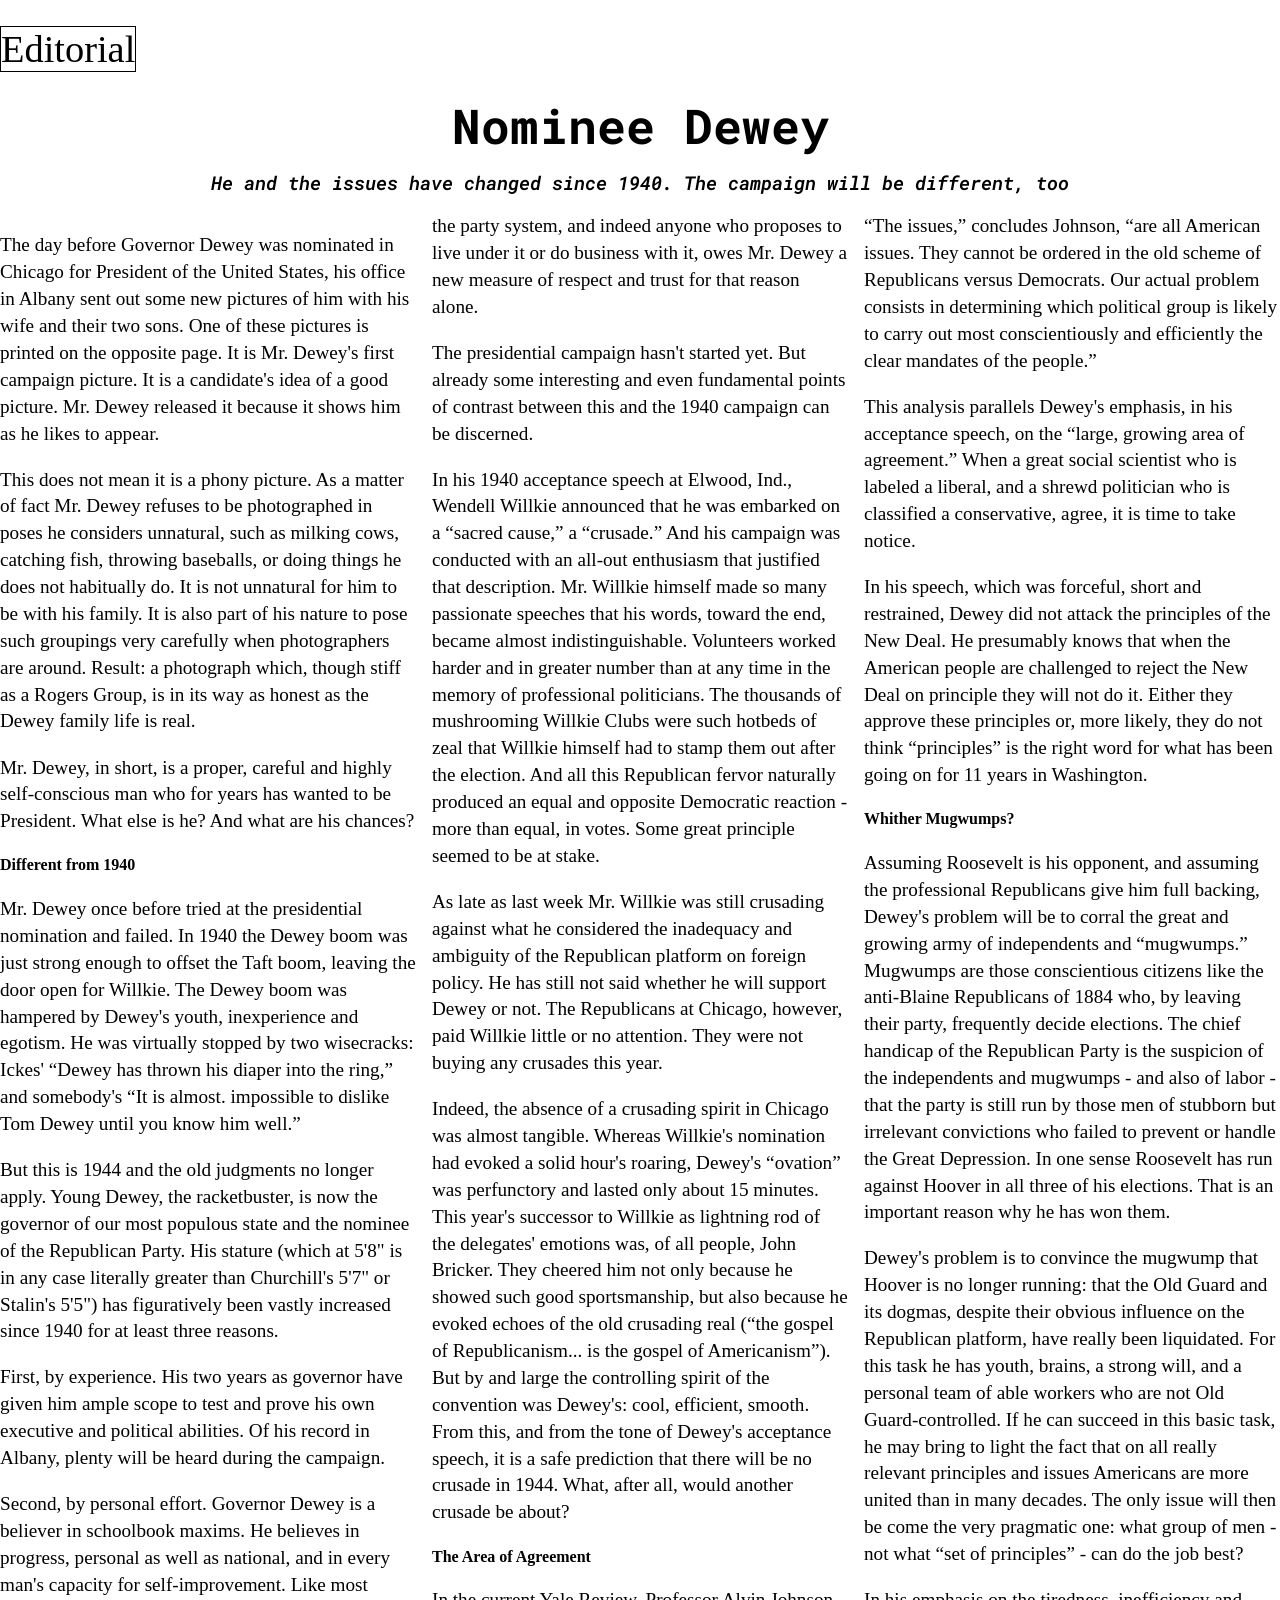
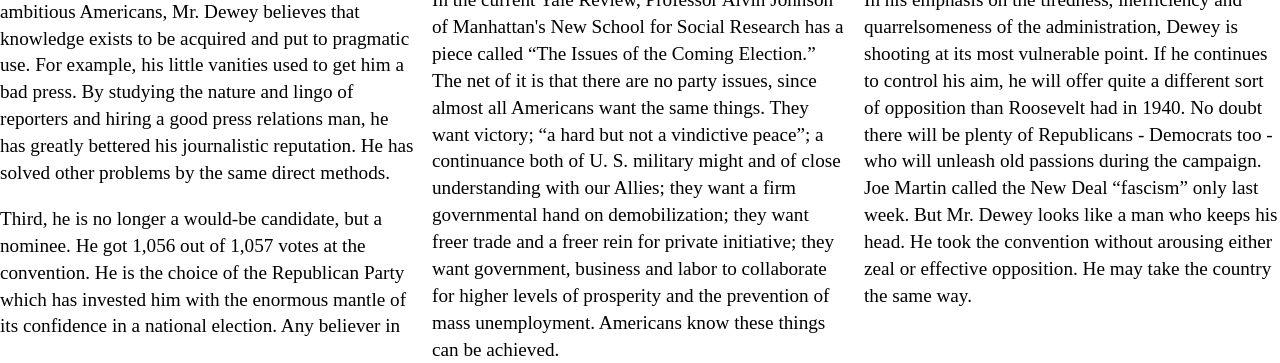
<file: lab-1/index.html>
<!DOCTYPE html>
<html lang="en">
<head>
    <meta charset="UTF-8" />
    <meta name="viewport" content="width=device-width, initial-scale=1.0">
    <title>Lab 1 | COMP1054</title>
    <!-- Normalize CSS -->
    <link rel="stylesheet" href="lab1css/normalize.css">
    <link rel="stylesheet" href="lab1css/main.css">
    <link rel="preconnect" href="https://fonts.googleapis.com">
<link rel="preconnect" href="https://fonts.gstatic.com" crossorigin>
<link href="https://fonts.googleapis.com/css2?family=Edu+SA+Hand:wght@400..700&family=Libre+Baskerville:ital,wght@0,400..700;1,400..700&family=Roboto+Mono:ital,wght@0,100..700;1,100..700&display=swap" rel="stylesheet">
</head>
<body>
    <div id="page">
        <header>
            <h1>Editorial</h1>
            <h2>Nominee Dewey</h2>
            <p>He and the issues have changed since 1940. The campaign will be different, too</p>
        </header>   
        <main>
        <p>The day before Governor Dewey was nominated in Chicago for President of the United States, his office in Albany sent out some new pictures of him with his wife and their two sons. One of these pictures is printed on the opposite page. It is Mr. Dewey's first campaign picture. It is a candidate's idea of a good picture. Mr. Dewey released it because it shows him as he likes to appear.</p>
 
        <p>This does not mean it is a phony picture. As a matter of fact Mr. Dewey refuses to be photographed in poses he considers unnatural, such as milking cows, catching fish, throwing baseballs, or doing things he does not habitually do. It is not unnatural for him to be with his family. It is also part of his nature to pose such groupings very carefully when photographers are around. Result: a photograph which, though stiff as a Rogers Group, is in its way as honest as the Dewey family life is real.</p>
 
        <p>Mr. Dewey, in short, is a proper, careful and highly self-conscious man who for years has wanted to be President. What else is he? And what are his chances?</p>
 
        <h4>Different from 1940</h4>
 
        <p>Mr. Dewey once before tried at the presidential nomination and failed. In 1940 the Dewey boom was just strong enough to offset the Taft boom, leaving the door open for Willkie. The Dewey boom was hampered by Dewey's youth, inexperience and egotism. He was virtually stopped by two wisecracks: Ickes' <q>Dewey has thrown his diaper into the ring,</q> and somebody's <q>It is almost. impossible to dislike Tom Dewey until you know him well.</q></p>
 
        <p>But this is 1944 and the old judgments no longer apply. Young Dewey, the racketbuster, is now the governor of our most populous state and the nominee of the Republican Party. His stature (which at 5'8" is in any case literally greater than Churchill's 5'7" or Stalin's 5'5") has figuratively been vastly increased since 1940 for at least three reasons.</p>
 
        <p>First, by experience. His two years as governor have given him ample scope to test and prove his own executive and political abilities. Of his record in Albany, plenty will be heard during the campaign.</p>
 
        <p>Second, by personal effort. Governor Dewey is a believer in schoolbook maxims. He believes in progress, personal as well as national, and in every man's capacity for self-improvement. Like most ambitious Americans, Mr. Dewey believes that knowledge exists to be acquired and put to pragmatic use. For example, his little vanities used to get him a bad press. By studying the nature and lingo of reporters and hiring a good press relations man, he has greatly bettered his journalistic reputation. He has solved other problems by the same direct methods.</p>
 
        <p>Third, he is no longer a would-be candidate, but a nominee. He got 1,056 out of 1,057 votes at the convention. He is the choice of the Republican Party which has invested him with the enormous mantle of its confidence in a national election. Any believer in the party system, and indeed anyone who proposes to live under it or do business with it, owes Mr. Dewey a new measure of respect and trust for that reason alone.</p>
 
        <p>The presidential campaign hasn't started yet. But already some interesting and even fundamental points of contrast between this and the 1940 campaign can be discerned.</p>
 
        <p>In his 1940 acceptance speech at Elwood, Ind., Wendell Willkie announced that he was embarked on a <q>sacred cause,</q> a <q>crusade.</q> And his campaign was conducted with an all-out enthusiasm that justified that description. Mr. Willkie himself made so many passionate speeches that his words, toward the end, became almost indistinguishable. Volunteers worked harder and in greater number than at any time in the memory of professional politicians. The thousands of mushrooming Willkie Clubs were such hotbeds of zeal that Willkie himself had to stamp them out after the election. And all this Republican fervor naturally produced an equal and opposite Democratic reaction - more than equal, in votes. Some great principle seemed to be at stake.</p>
 
        <p>As late as last week Mr. Willkie was still crusading against what he considered the inadequacy and ambiguity of the Republican platform on foreign policy. He has still not said whether he will support Dewey or not. The Republicans at Chicago, however, paid Willkie little or no attention. They were not buying any crusades this year.</p>
 
        <p>Indeed, the absence of a crusading spirit in Chicago was almost tangible. Whereas Willkie's nomination had evoked a solid hour's roaring, Dewey's <q>ovation</q> was perfunctory and lasted only about 15 minutes. This year's successor to Willkie as lightning rod of the delegates' emotions was, of all people, John Bricker. They cheered him not only because he showed such good sportsmanship, but also because he evoked echoes of the old crusading real (<q>the gospel of Republicanism... is the gospel of Americanism</q>). But by and large the controlling spirit of the convention was Dewey's: cool, efficient, smooth. From this, and from the tone of Dewey's acceptance speech, it is a safe prediction that there will be no crusade in 1944. What, after all, would another crusade be about?</p>
 
        <h4>The Area of Agreement</h4>
 
        <p>In the current Yale Review, Professor Alvin Johnson of Manhattan's New School for Social Research has a piece called <q>The Issues of the Coming Election.</q> The net of it is that there are no party issues, since almost all Americans want the same things. They want victory; <q>a hard but not a vindictive peace</q>; a continuance both of U. S. military might and of close understanding with our Allies; they want a firm governmental hand on demobilization; they want freer trade and a freer rein for private initiative; they want government, business and labor to collaborate for higher levels of prosperity and the prevention of mass unemployment. Americans know these things can be achieved.</p>
 
        <p><q>The issues,</q> concludes Johnson, <q>are all American issues. They cannot be ordered in the old scheme of Republicans versus Democrats. Our actual problem consists in determining which political group is likely to carry out most conscientiously and efficiently the clear mandates of the people.</q></p>
 
        <p>This analysis parallels Dewey's emphasis, in his acceptance speech, on the <q>large, growing area of agreement.</q> When a great social scientist who is labeled a liberal, and a shrewd politician who is classified a conservative, agree, it is time to take notice.</p>
 
        <p>In his speech, which was forceful, short and restrained, Dewey did not attack the principles of the New Deal. He presumably knows that when the American people are challenged to reject the New Deal on principle they will not do it. Either they approve these principles or, more likely, they do not think <q>principles</q> is the right word for what has been going on for 11 years in Washington.</p>
 
        <h4>Whither Mugwumps?</h4>
 
        <p>Assuming Roosevelt is his opponent, and assuming the professional Republicans give him full backing, Dewey's problem will be to corral the great and growing army of independents and <q>mugwumps.</q> Mugwumps are those conscientious citizens like the anti-Blaine Republicans of 1884 who, by leaving their party, frequently decide elections. The chief handicap of the Republican Party is the suspicion of the independents and mugwumps - and also of labor - that the party is still run by those men of stubborn but irrelevant convictions who failed to prevent or handle the Great Depression. In one sense Roosevelt has run against Hoover in all three of his elections. That is an important reason why he has won them.</p>
 
        <p>Dewey's problem is to convince the mugwump that Hoover is no longer running: that the Old Guard and its dogmas, despite their obvious influence on the Republican platform, have really been liquidated. For this task he has youth, brains, a strong will, and a personal team of able workers who are not Old Guard-controlled. If he can succeed in this basic task, he may bring to light the fact that on all really relevant principles and issues Americans are more united than in many decades. The only issue will then be come the very pragmatic one: what group of men - not what <q>set of principles</q> - can do the job best?</p>
 
        <p>In his emphasis on the tiredness, inefficiency and quarrelsomeness of the administration, Dewey is shooting at its most vulnerable point. If he continues to control his aim, he will offer quite a different sort of opposition than Roosevelt had in 1940. No doubt there will be plenty of Republicans - Democrats too - who will unleash old passions during the campaign. Joe Martin called the New Deal <q>fascism</q> only last week. But Mr. Dewey looks like a man who keeps his head. He took the convention without arousing either zeal or effective opposition. He may take the country the same way.</p>
        </main>
        <footer></footer>
    </div>
</body>
</html>
</file>
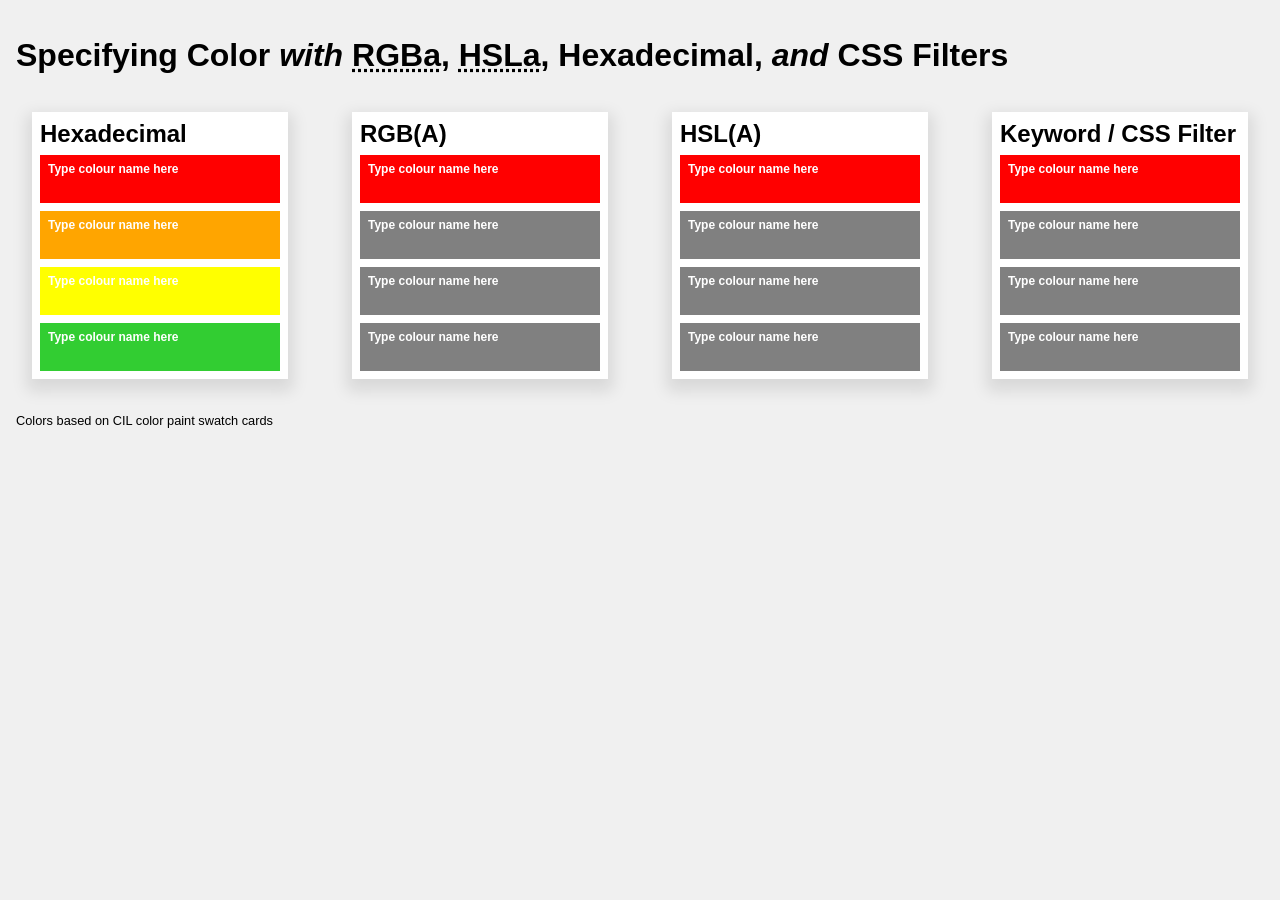
<file: lab-2/index.html>
<!DOCTYPE HTML>
<html>
<head>
	<meta charset="UTF-8">
	<title>Specifying Color with RGBa, HSLa, Hexadecimal, and CSS Filters</title>
	<link href="css/normalize.css" rel="stylesheet">
	<link href="css/base.css" rel="stylesheet">
	<style>
/* STEP 1: Using the color picker utility at
https://developer.mozilla.org/en-US/docs/Web/CSS/CSS_Colors/Color_picker_tool,
set each color in hexadecimal format
to match as closely as you can with the colors
on the FIRST paint swatch card provided.
-------------------------------------------------- */
	#hex div:nth-of-type(1) {
		background-color: red;
	}
	#hex div:nth-of-type(2) {
		background-color: orange;
	}
	#hex div:nth-of-type(3) {
		background-color: yellow;
	}
	#hex div:nth-of-type(4) {
		background-color: limegreen;
	}
/* STEP 2: Set each color in rgba format
to match as closely as you can with the colors
on the SECOND paint swatch card provided.
-------------------------------------------------- */
	#rgba div:nth-of-type(1) {
		background-color: red;
	}
	/* ...and so on... */

/* STEP 3: Set each color in hsla format
to match as closely as you can with the colors
on the THIRD paint swatch card provided.
-------------------------------------------------- */
	#hsla div:nth-of-type(1) {
		background-color: red;
	}
	/* ...and so on... */

	/* STEP 4: Set each color using a CSS color keywords
(https://developer.mozilla.org/en-US/docs/Web/CSS/color_value)
that matches each color as closely as possible, then
apply one or more CSS filters to see if you can
produce an exact rendition of the swatch colors on the FOURTH card provided.
(https://developer.mozilla.org/en-US/docs/Web/CSS/filter).
-------------------------------------------------- */
	#keyword div:nth-of-type(1) {
		background-color: red;
	}
	/* ...and so on... */

	/* STEP 5: Describe one or more things that you can do to ensure that the colour rendering on your screen is exactly the same (or as close as possible) to the colours on your paint chip cards. If possible, attempt to do one or more of these things and describe what you did and what you found out. Maybe a screenshot, too if it might help. */
</style>
</head>

<body>
	<header>
		<h1>Specifying Color <em>with</em> <abbr title="Red, Green, Blue, Alpha">RGBa</abbr>, <abbr title="Hue, Saturation, Luminousity, Alpha">HSLa</abbr>, Hexadecimal, <em>and</em> CSS Filters</h1>
	</header>
	<main>
		<section id="hex">
			<h2>Hexadecimal</h2>
			<div>
				<h3>Type colour name here</h3>
			</div>
			<div>
				<h3>Type colour name here</h3>
			</div>
			<div>
				<h3>Type colour name here</h3>
			</div>
			<div>
				<h3>Type colour name here</h3>
			</div>
		</section>
		<section id="rgba">
			<h2>RGB(A)</h2>
			<div>
				<h3>Type colour name here</h3>
			</div>
			<div>
				<h3>Type colour name here</h3>
			</div>
			<div>
				<h3>Type colour name here</h3>
			</div>
			<div>
				<h3>Type colour name here</h3>
			</div>
		</section>
		<section id="hsla">
			<h2>HSL(A)</h2>
			<div>
				<h3>Type colour name here</h3>
			</div>
			<div>
				<h3>Type colour name here</h3>
			</div>
			<div>
				<h3>Type colour name here</h3>
			</div>
			<div>
				<h3>Type colour name here</h3>
			</div>
		</section>
		<section id="keyword">
			<h2>Keyword / CSS Filter</h2>
			<div>
				<h3>Type colour name here</h3>
			</div>
			<div>
				<h3>Type colour name here</h3>
			</div>
			<div>
				<h3>Type colour name here</h3>
			</div>
			<div>
				<h3>Type colour name here</h3>
			</div>
		</section>
	</main>
	<footer>
		<p><small>Colors based on CIL color paint swatch cards</small></p>
	</footer>
</body>
</html>
</file>
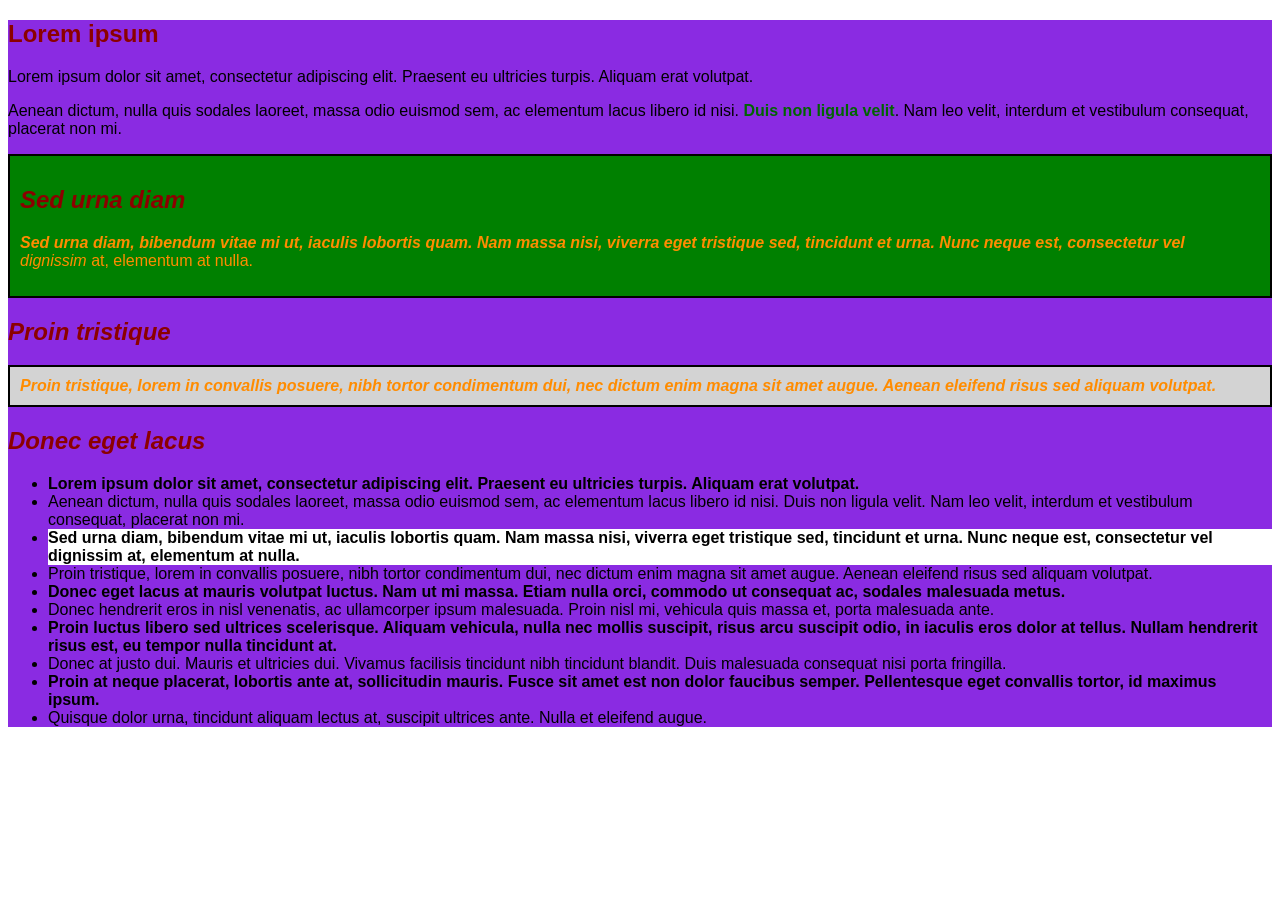
<file: lesson-1/index.html>
<!DOCTYPE html>
<html lang="en">
<head>
	<meta charset="UTF-8" />
	<title>Lesson 1 - COMP1054 User Interface Design Using CSS</title>
	<link rel="stylesheet" href="css/styles.css" />
</head>
<body>

<article class="about">
	<h1>Lorem ipsum</h1> 

	<p>Lorem ipsum dolor sit amet, consectetur adipiscing elit. Praesent eu ultricies turpis. Aliquam erat volutpat.</p>
	<p>Aenean dictum, nulla quis sodales laoreet, massa odio euismod sem, ac elementum lacus libero id nisi. <a href="https://lipsum.com/" rel="external">Duis non ligula velit</a>. Nam leo velit, interdum et vestibulum consequat, placerat non mi.</p>
 
	<section id="project">
		<h2 lang="es">Sed urna diam</h2>
		<p>Sed urna diam, bibendum vitae mi ut, iaculis lobortis quam. <span lang="es">Nam massa nisi</span>, viverra eget tristique sed, tincidunt et urna. Nunc neque est, <em>consectetur vel dignissim</em> at, elementum at nulla.</p>
	</section>

	<section class="subproject">
		<h2 lang="es">Proin tristique</h2>
		<p>Proin tristique, lorem in convallis posuere, nibh tortor condimentum dui, nec dictum enim magna sit amet augue. Aenean eleifend <em>risus sed aliquam</em> volutpat.</p>
	</section>
    <aside>
        <h2>Donec eget lacus</h2>
        <ul>
            <li>Lorem ipsum dolor sit amet, consectetur adipiscing elit. Praesent eu ultricies turpis. Aliquam erat volutpat.</li>
            <li>Aenean dictum, nulla quis sodales laoreet, massa odio euismod sem, ac elementum lacus libero id nisi. Duis non ligula velit. Nam leo velit, interdum et vestibulum consequat, placerat non mi.</li>
            <li>Sed urna diam, bibendum vitae mi ut, iaculis lobortis quam. Nam massa nisi, viverra eget tristique sed, tincidunt et urna. Nunc neque est, consectetur vel dignissim at, elementum at nulla.</li>
            <li>Proin tristique, lorem in convallis posuere, nibh tortor condimentum dui, nec dictum enim magna sit amet augue. Aenean eleifend risus sed aliquam volutpat.</li>
            <li>Donec eget lacus at mauris volutpat luctus. Nam ut mi massa. Etiam nulla orci, commodo ut consequat ac, sodales malesuada metus.</li>
            <li>Donec hendrerit eros in nisl venenatis, ac ullamcorper ipsum malesuada. Proin nisl mi, vehicula quis massa et, porta malesuada ante.</li>
            <li>Proin luctus libero sed ultrices scelerisque. Aliquam vehicula, nulla nec mollis suscipit, risus arcu suscipit odio, in iaculis eros dolor at tellus. Nullam hendrerit risus est, eu tempor nulla tincidunt at.</li>
            <li>Donec at justo dui. Mauris et ultricies dui. Vivamus facilisis tincidunt nibh tincidunt blandit. Duis malesuada consequat nisi porta fringilla.</li>
            <li>Proin at neque placerat, lobortis ante at, sollicitudin mauris. Fusce sit amet est non dolor faucibus semper. Pellentesque eget convallis tortor, id maximus ipsum.</li>
            <li>Quisque dolor urna, tincidunt aliquam lectus at, suscipit ultrices ante. Nulla et eleifend augue.</li>
        </ul>
    </aside>
</article>

</body>
</html>
</file>
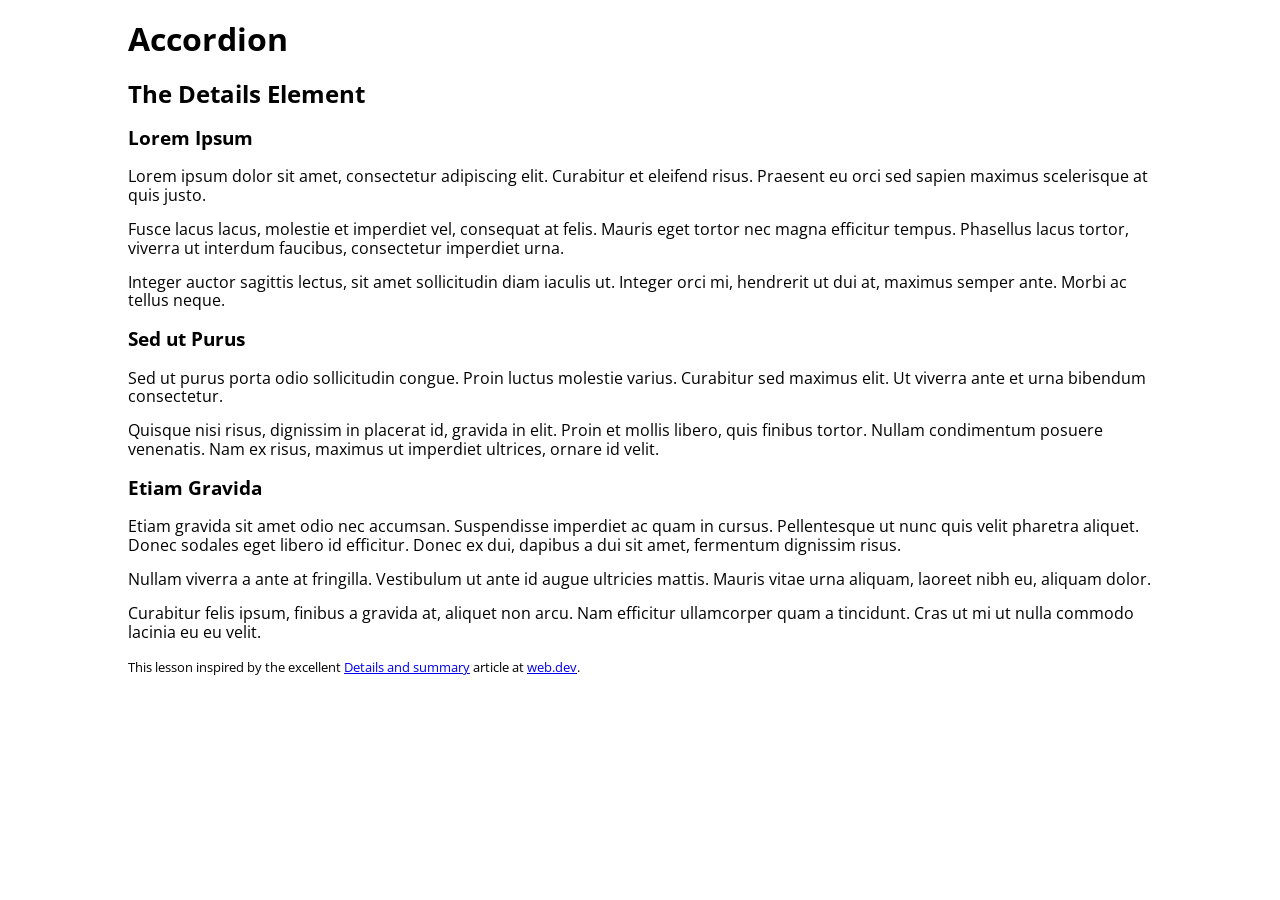
<file: lesson-10/index.html>
<!DOCTYPE html>
<html lang="en">
	<head>
		<meta charset="utf-8" />
		<title>Accordion | COMP1054 User Interface Design Using CSS</title>
		<meta name="viewport" content="width=device-width, initial-scale=1.0" />
		<link href="css/normalize.css" rel="stylesheet" />
		<link href="css/accordion.css" rel="stylesheet" />
		<script src="js/accordion.js" defer></script>
	</head>
	<body>
		<div id="container">
			<header>
				<h1>Accordion</h1>
			</header>
			<main>
				<h2>The Details Element</h2>
				<!-- STEP 1: Surround each H3 and DIV pair with DETAILS tags -->
				
					<h3>Lorem Ipsum</h3>
					<div>
						<p>Lorem ipsum dolor sit amet, consectetur adipiscing elit. Curabitur et eleifend risus. Praesent eu orci sed sapien maximus scelerisque at quis justo.</p>
						<p>Fusce lacus lacus, molestie et imperdiet vel, consequat at felis. Mauris eget tortor nec magna efficitur tempus. Phasellus lacus tortor, viverra ut interdum faucibus, consectetur imperdiet urna.</p>
						<p>Integer auctor sagittis lectus, sit amet sollicitudin diam iaculis ut. Integer orci mi, hendrerit ut dui at, maximus semper ante. Morbi ac tellus neque.</p>
					</div>
				
				<!-- STEP 2: Replace each pair of H3 tags with SUMMARY tags, validate your HTML (https://validator.w3.org/), then proceed to the CSS for the next step -->
				
					<h3>Sed ut Purus</h3>
					<div>
						<p>Sed ut purus porta odio sollicitudin congue. Proin luctus molestie varius. Curabitur sed maximus elit. Ut viverra ante et urna bibendum consectetur.</p>
						<p>Quisque nisi risus, dignissim in placerat id, gravida in elit. Proin et mollis libero, quis finibus tortor. Nullam condimentum posuere venenatis. Nam ex risus, maximus ut imperdiet ultrices, ornare id velit.</p>
					</div>
				
				
					<h3>Etiam Gravida</h3>
					<div>
						<p>Etiam gravida sit amet odio nec accumsan. Suspendisse imperdiet ac quam in cursus. Pellentesque ut nunc quis velit pharetra aliquet. Donec sodales eget libero id efficitur. Donec ex dui, dapibus a dui sit amet, fermentum dignissim risus.</p>
						<p>Nullam viverra a ante at fringilla. Vestibulum ut ante id augue ultricies mattis. Mauris vitae urna aliquam, laoreet nibh eu, aliquam dolor.</p>
						<p>Curabitur felis ipsum, finibus a gravida at, aliquet non arcu. Nam efficitur ullamcorper quam a tincidunt. Cras ut mi ut nulla commodo lacinia eu eu velit.</p>
					</div>
				
			</main>
			<footer>
				<p><small>This lesson inspired by the excellent <a href="https://web.dev/learn/html/details" title="Details and summary">Details and summary</a> article at <a href="https://web.dev/" title="web.dev">web.dev</a>.</small></p>
			</footer>
		</div><!-- end #container -->
	</body>
</html>
</file>
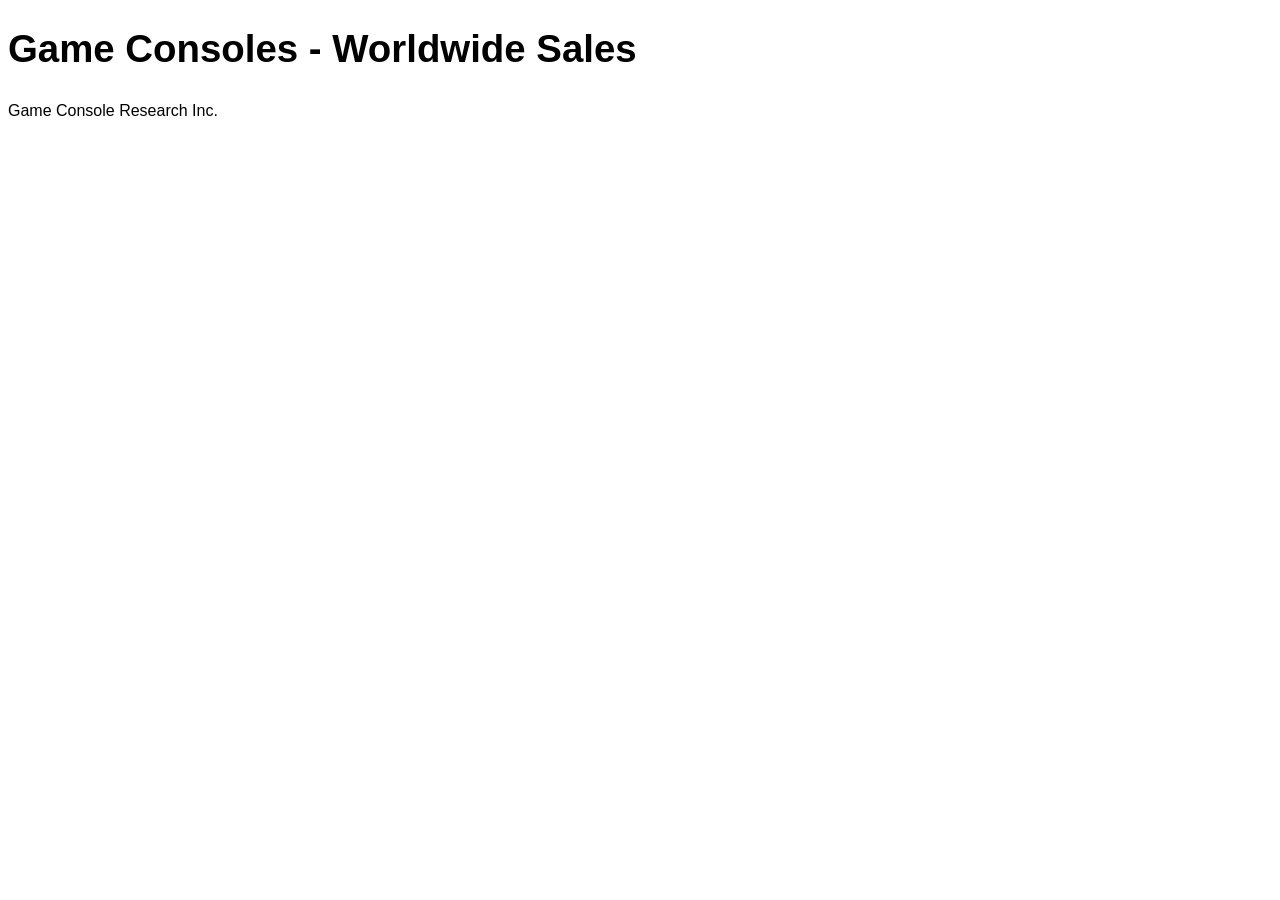
<file: lesson-12/index.html>
<!DOCTYPE html>
<html lang="en">
<head>
		<meta charset="UTF-8">
		<title>Game Consoles - Worldwide Sales</title>
		<meta name="viewport" content="width=device-width, initial-scale=1.0">
		<!-- We're not normalizing this HTML on purpose so that we can see some of the default table rendering - normalize addresses some of the table display issues -->
		<link href="css/tables.css" rel="stylesheet" />
		<!-- Thanks to Tristen Brown for the excellent (dependency-free) table sorting script -->
		<script src="js/tablesort/tablesort.min.js"></script>
		<link href="js/tablesort/css/tablesort.css" rel="stylesheet">
		<script src="js/tables.js"></script>
</head>

<body>
	<header>
		<h1>Game Consoles - Worldwide Sales</h1>
	</header>
	<main>
<!-- STEP 1a: Start with the basic TABLE element -->

<!-- STEP 2: Build out a fitting CAPTION element -->

<!-- STEP 4: Build out column groups and columns if necessary -->

<!-- STEP 5a: Group the table heading rows with a THEAD -->

<!-- STEP 1b: Build out the appropriate number of rows with TR -->

<!-- STEP 1c: For each piece of table data, build a TD -->

<!-- STEP 3a: Where appropriate, replace any TD elements with table headings (TH) -->

<!-- STEP 3b: Associate TH with data rows and/or columns -->

<!-- STEP 5b: Move the table footer row(s) up to just below the THEAD and surround with a TFOOT -->

<!-- STEP 5c: Encapsulate the remainder of the table data rows with the TBODY tags -->

<!-- STEP 5d: Look at the rendering in the browser, then head to css/tables.css for the next step -->
	</main>
	<footer>
		<small>Game Console Research Inc.</small>
	</footer>
</body>
</html>
</file>
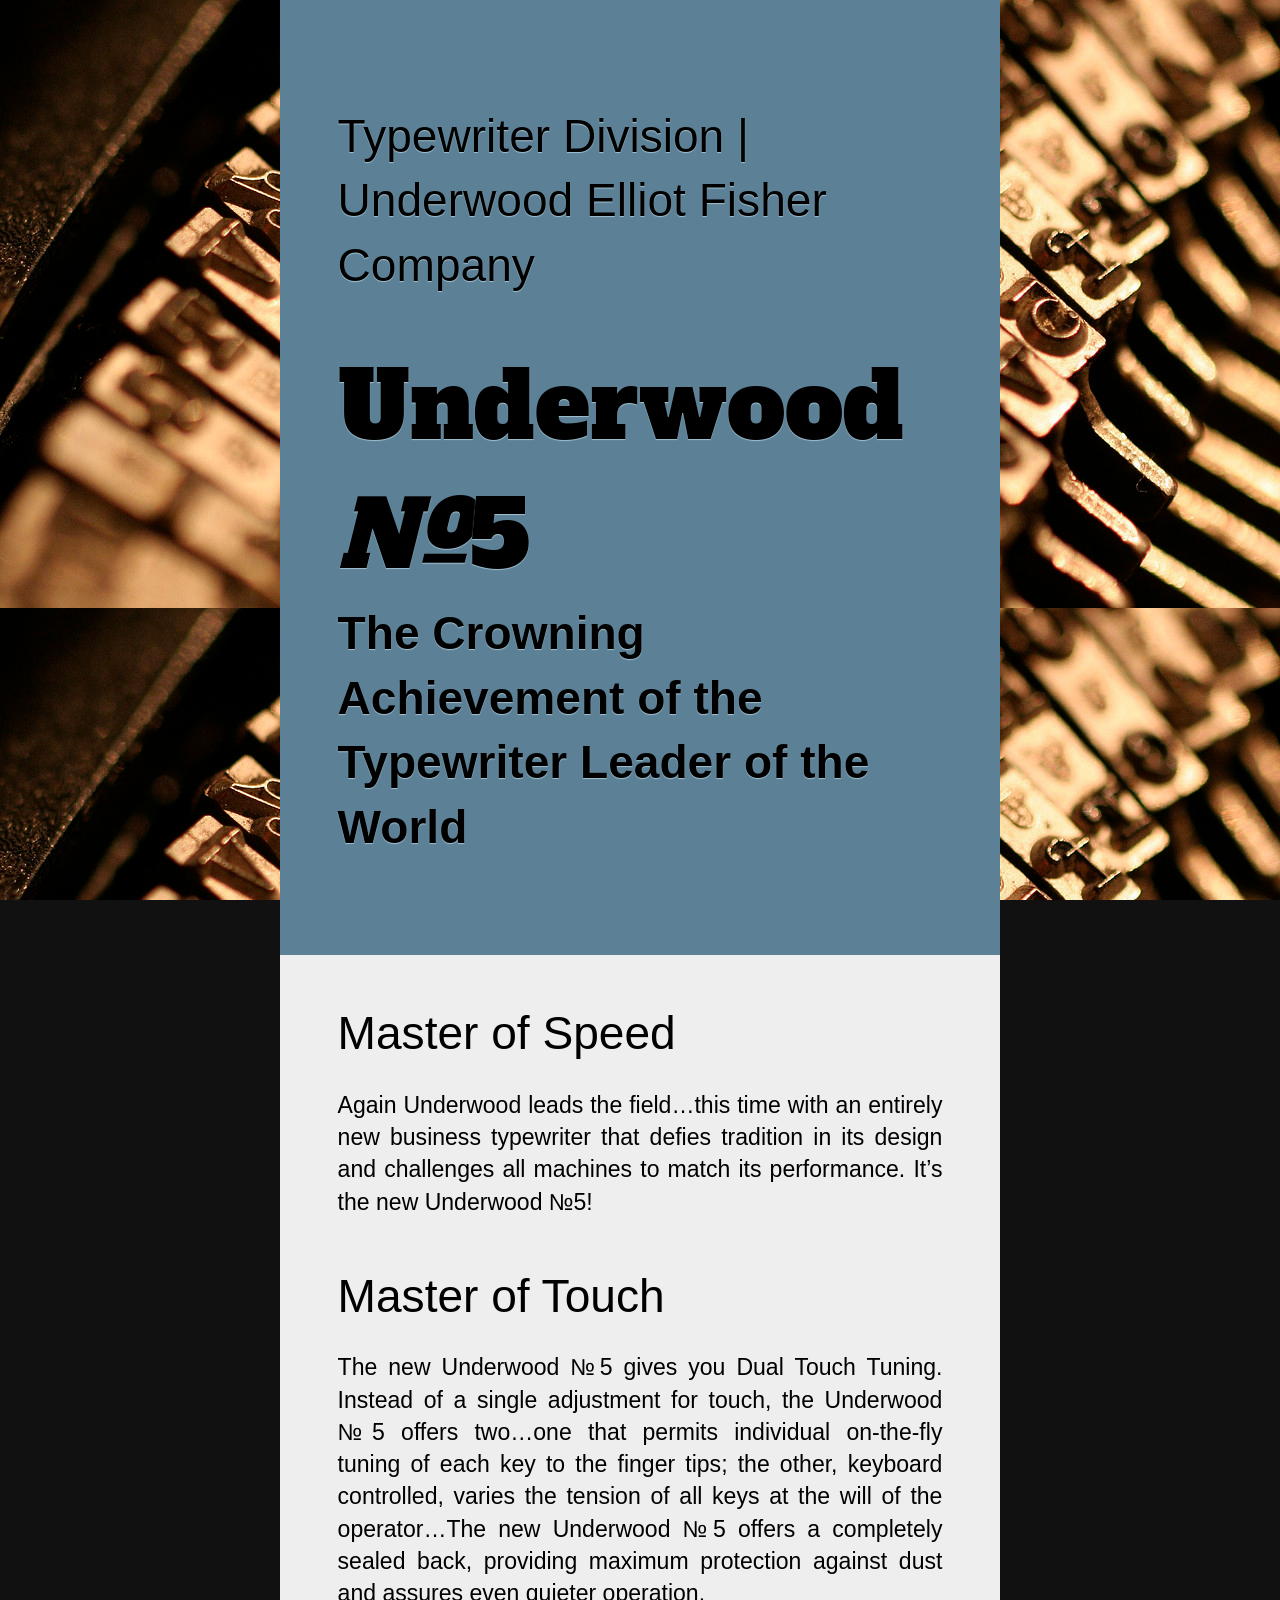
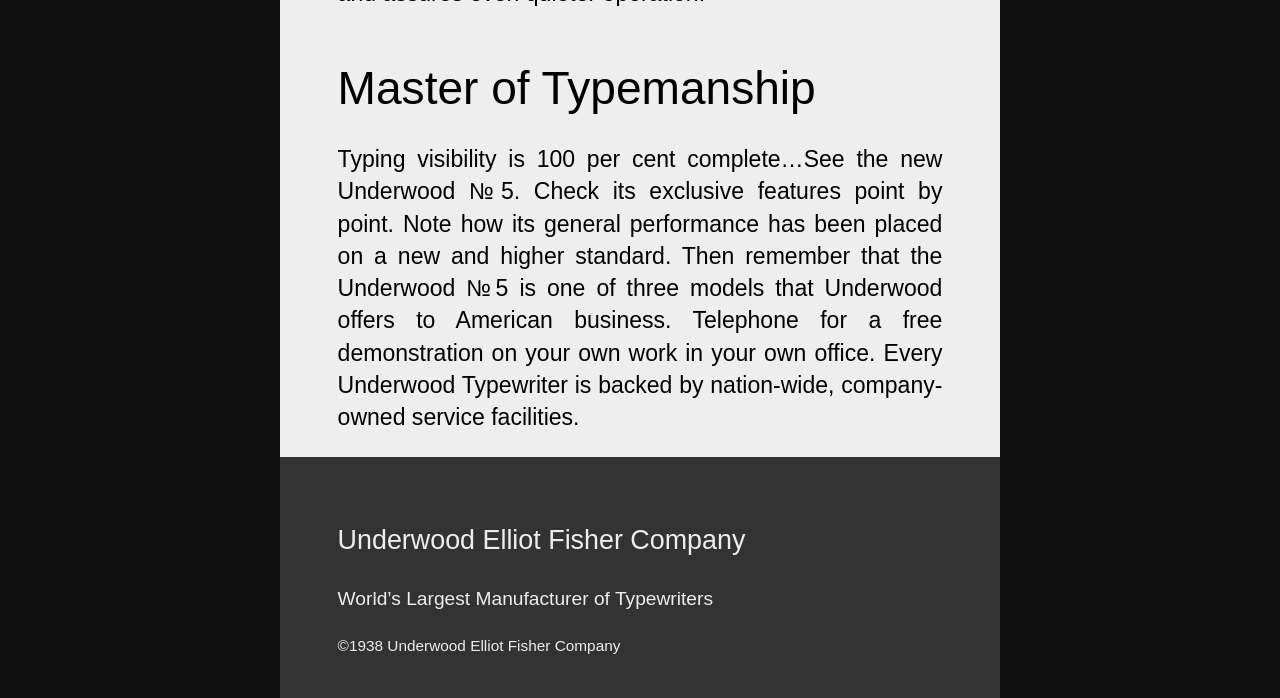
<file: lesson-2/index.html>
<!DOCTYPE html>
<html lang="en">
<head>
	<meta charset="utf-8" />
	<title>Underwood №5</title>
	<!-- STEP 1a: Add META viewport element for mobile rendering -->
	<meta name="viewport" content="width=device-width, initial-scale=1.0" />
	<!-- STEP 1b. Apply a normalize CSS stylesheet -->
	 <link rel="preconnect" href="https://fonts.googleapis.com">
	<link rel="preconnect" href="https://fonts.gstatic.com" crossorigin>
	<link href="https://fonts.googleapis.com/css2?family=
				Alfa+Slab+One&display=swap" rel="stylesheet">
	<link href="css/normalize.css" rel="stylesheet"/>
	<link href="css/main.css" rel="stylesheet" />
</head>

<body>
	<header>
		<p>Typewriter Division | Underwood Elliot Fisher Company</p>
		<h1>Underwood <em>№</em>5</h1>
		<h2>The Crowning Achievement of the Typewriter Leader of the World</h2>
	</header>
	<main>
		<section>
			<h3>Master of Speed</h3>
			<p>Again Underwood leads the field…this time with an entirely new business typewriter that defies tradition in its design and challenges all machines to match its performance. It’s the new Underwood №5!</p>
		</section>
		<section>
			<h3>Master of Touch</h3>
			<p>The new Underwood №5 gives you Dual Touch Tuning. Instead of a single adjustment for touch, the Underwood №5 offers two…one that permits individual on-the-fly tuning of each key to the finger tips; the other, keyboard controlled, varies the tension of all keys at the will of the operator…The new Underwood №5 offers a completely sealed back, providing maximum protection against dust and assures even quieter operation.</p>
		</section>
		<section>
			<h3>Master of Typemanship</h3>
			<p>Typing visibility is 100 per cent complete…See the new Underwood №5. Check its exclusive features point by point. Note how its general performance has been placed on a new and higher standard. Then remember that the Underwood №5 is one of three models that Underwood offers to American business. Telephone for a free demonstration on your own work in your own office. Every Underwood Typewriter is backed by nation-wide, company-owned service facilities.</p>
		</section>
	</main>
	<footer>
		<h3>Underwood Elliot Fisher Company</h3>
		<p>World’s Largest Manufacturer of Typewriters</p>
		<small>©1938 Underwood Elliot Fisher Company</small>
	</footer>
</body>
</html>
</file>
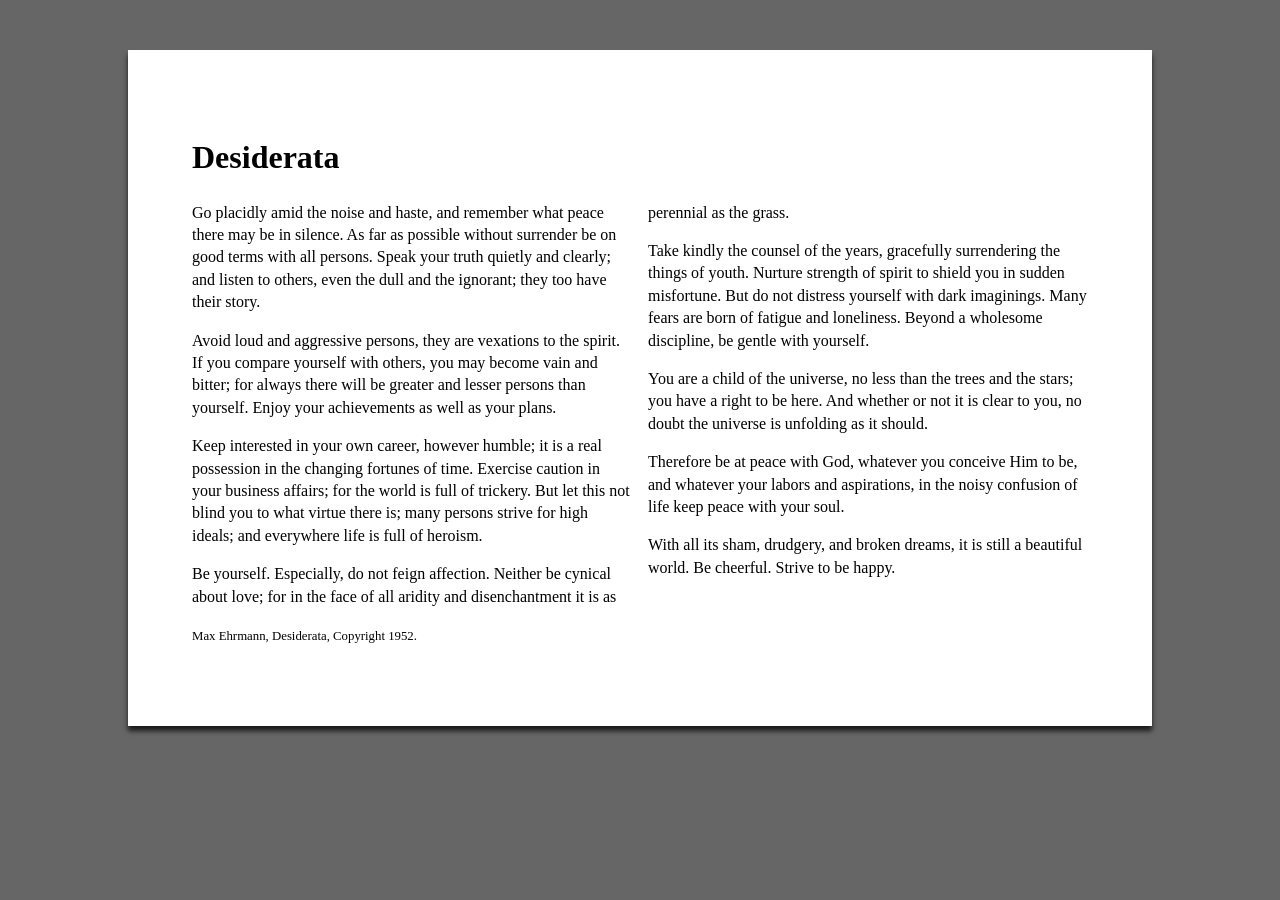
<file: lesson-3/index.html>
<!DOCTYPE html>
<html lang=en>
	<head>
		<meta charset="UTF-8" >
		<title>Desiderata - Max Ehrmann</title>
		<!-- STEP 1: Validate and repair HTML (http://validator.w3.org/) -->
		<!-- STEP 2: Address responsiveness with the meta viewport element -->
		<meta name="viewport" content="width=device-width, initial-scale=1.0">
		<!-- STEP 3a: Apply Eric Meyer's CSS Reset (http://meyerweb.com/eric/tools/css/reset/) -->
		<!-- <link rel="stylesheet" href="css/reset.css"> -->
		<!-- STEP 3b: Comment out STEP 2, then apply Nicolas Gallagher and Jonathan Neal's Normalize.CSS (http://necolas.github.io/normalize.css/) -->
		<link rel="stylesheet" href="css/normalize.css"> 
			<!-- bootstrap    -->
		<!-- <link href="https://cdn.jsdelivr.net/npm/bootstrap@5.3.8/dist/css/bootstrap.min.css"  -->
			<!-- rel="stylesheet"  -->
			<!-- integrity="sha384-sRIl4kxILFvY47J16cr9ZwB07vP4J8+LH7qKQnuqkuIAvNWLzeN8tE5YBujZqJLB"  -->
			<!-- crossorigin="anonymous"> --> 

		<!-- STEP 4a: Add the primary stylesheet -->
			<link rel="stylesheet" href="css/main.css">
		<!-- STEP 4b: Validate the CSS and repair (https://jigsaw.w3.org/css-validator/) -->


		<!-- STEP 5: Inspect the HTML and CSS using a variety of browser dev tools from different vendors -->
	</head>
	<body>
		<div id="page">
			<header>
				<h1>Desiderata</h1>
			</header>		
			<main>
				<p>Go placidly amid the noise and haste, and remember what peace there may be in silence. As far as possible without surrender be on good terms with all persons. Speak your truth quietly and clearly; and listen to others, even the dull and the ignorant; they too have their story.</p>
				<p>Avoid loud and aggressive persons, they are vexations to the spirit. If you compare yourself with others, you may become vain and bitter; for always there will be greater and lesser persons than yourself. Enjoy your achievements as well as your plans.</p>
				<p>Keep interested in your own career, however humble; it is a real possession in the changing fortunes of time. Exercise caution in your business affairs; for the world is full of trickery. But let this not blind you to what virtue there is; many persons strive for high ideals; and everywhere life is full of heroism.</p>
				<p>Be yourself. Especially, do not feign affection. Neither be cynical about love; for in the face of all aridity and disenchantment it is as perennial as the grass.</p>
				<p>Take kindly the counsel of the years, gracefully surrendering the things of youth. Nurture strength of spirit to shield you in sudden misfortune. But do not distress yourself with dark imaginings. Many fears are born of fatigue and loneliness. Beyond a wholesome discipline, be gentle with yourself.</p>
				<p>You are a child of the universe, no less than the trees and the stars; you have a right to be here. And whether or not it is clear to you, no doubt the universe is unfolding as it should.</p>
				<p>Therefore be at peace with God, whatever you conceive Him to be, and whatever your labors and aspirations, in the noisy confusion of life keep peace with your soul.</p>
				<p>With all its sham, drudgery, and broken dreams, it is still a beautiful world. Be cheerful. Strive to be happy.
			</main>
				
			<footer>
				<p><small>Max Ehrmann, Desiderata, Copyright 1952.</small></p>
			</footer>
		</div><!-- #page -->
	</body>
</html>
</file>
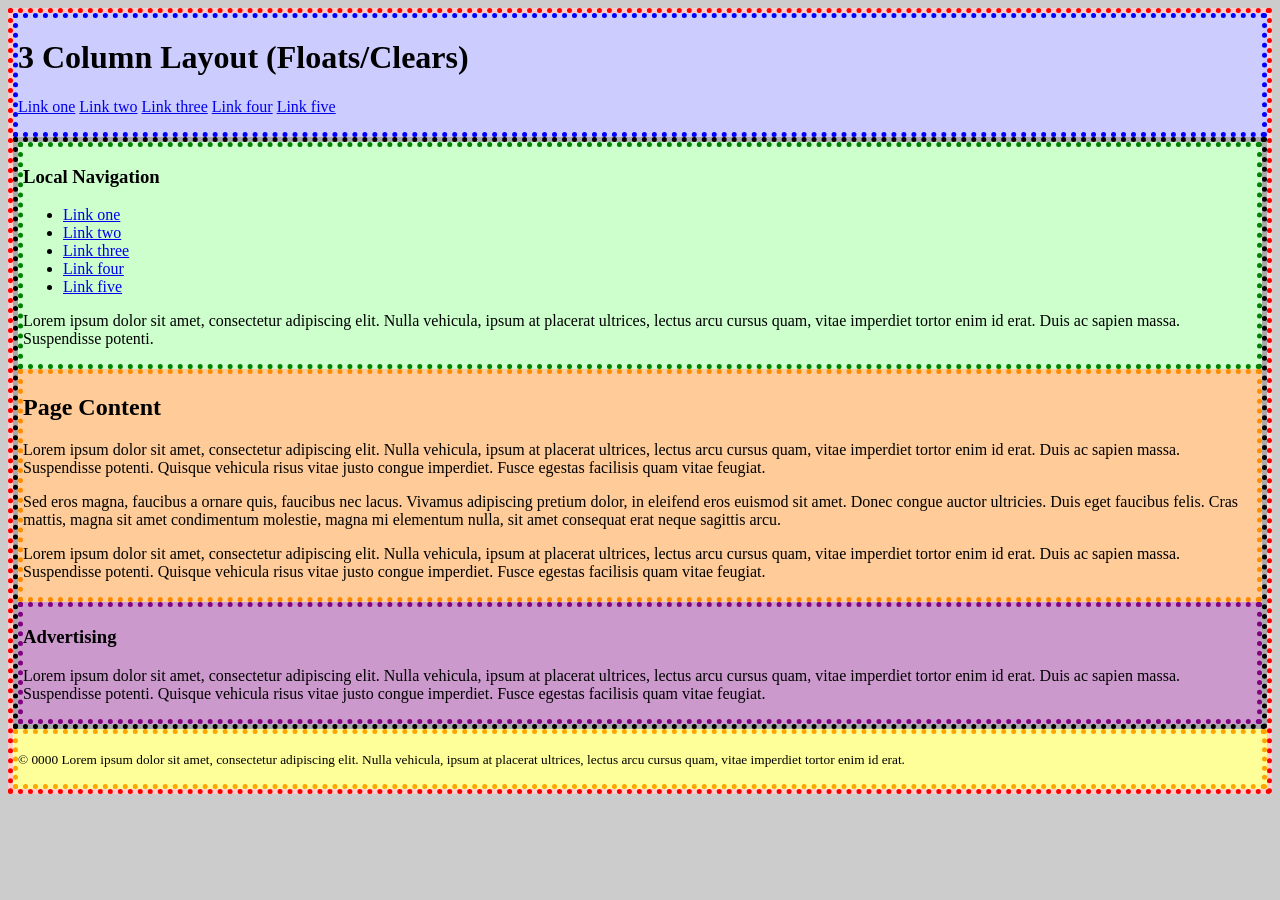
<file: lesson-4/index.html>
<!DOCTYPE html>
<html lang="en">
<head>
	<meta charset="utf-8" />
	<title>3 Column Layout - Floats/Clears</title>
	<meta name="viewport" content="device=device-width, initial-scale=1" />
	<!-- STEP 1a: Add normalize.css, then head to css/index.css for STEP 1b -->
	
	<link href="css/index.css" rel="stylesheet" />
</head>

<body>
	<div id="container">
		<header>
			<h1>3 Column Layout (Floats/Clears)</h1>
			<nav>
				<ul>
					<li><a href="#">Link one</a></li>
					<li><a href="#">Link two</a></li>
					<li><a href="#">Link three</a></li>
					<li><a href="#">Link four</a></li>
					<li><a href="#">Link five</a></li>
				</ul>
			</nav>
		</header>
		<main>
			<nav>
				<h3>Local Navigation</h3>
				<ul>
					<li><a href="#">Link one</a></li>
					<li><a href="#">Link two</a></li>
					<li><a href="#">Link three</a></li>
					<li><a href="#">Link four</a></li>
					<li><a href="#">Link five</a></li>
				</ul>
				<p>Lorem ipsum dolor sit amet, consectetur adipiscing elit. Nulla vehicula, ipsum at placerat ultrices, lectus arcu cursus quam, vitae imperdiet tortor enim id erat. Duis ac sapien massa. Suspendisse potenti.</p>
			</nav>
			<section>
				<h2>Page Content</h2>
				<p>Lorem ipsum dolor sit amet, consectetur adipiscing elit. Nulla vehicula, ipsum at placerat ultrices, lectus arcu cursus quam, vitae imperdiet tortor enim id erat. Duis ac sapien massa. Suspendisse potenti. Quisque vehicula risus vitae justo congue imperdiet. Fusce egestas facilisis quam vitae feugiat.</p>
				<p>Sed eros magna, faucibus a ornare quis, faucibus nec lacus. Vivamus adipiscing pretium dolor, in eleifend eros euismod sit amet. Donec congue auctor ultricies. Duis eget faucibus felis. Cras mattis, magna sit amet condimentum molestie, magna mi elementum nulla, sit amet consequat erat neque sagittis arcu.</p>
				<p>Lorem ipsum dolor sit amet, consectetur adipiscing elit. Nulla vehicula, ipsum at placerat ultrices, lectus arcu cursus quam, vitae imperdiet tortor enim id erat. Duis ac sapien massa. Suspendisse potenti. Quisque vehicula risus vitae justo congue imperdiet. Fusce egestas facilisis quam vitae feugiat.</p>
			</section>
			<aside>
				<h3>Advertising</h3>
				<p>Lorem ipsum dolor sit amet, consectetur adipiscing elit. Nulla vehicula, ipsum at placerat ultrices, lectus arcu cursus quam, vitae imperdiet tortor enim id erat. Duis ac sapien massa. Suspendisse potenti. Quisque vehicula risus vitae justo congue imperdiet. Fusce egestas facilisis quam vitae feugiat.</p>
			</aside>
		</main>
		<footer>
			<p><small>© 0000 Lorem ipsum dolor sit amet, consectetur adipiscing elit. Nulla vehicula, ipsum at placerat ultrices, lectus arcu cursus quam, vitae imperdiet tortor enim id erat.</small></p>
		</footer>
	</div><!-- #container -->
</body>
</html>
</file>
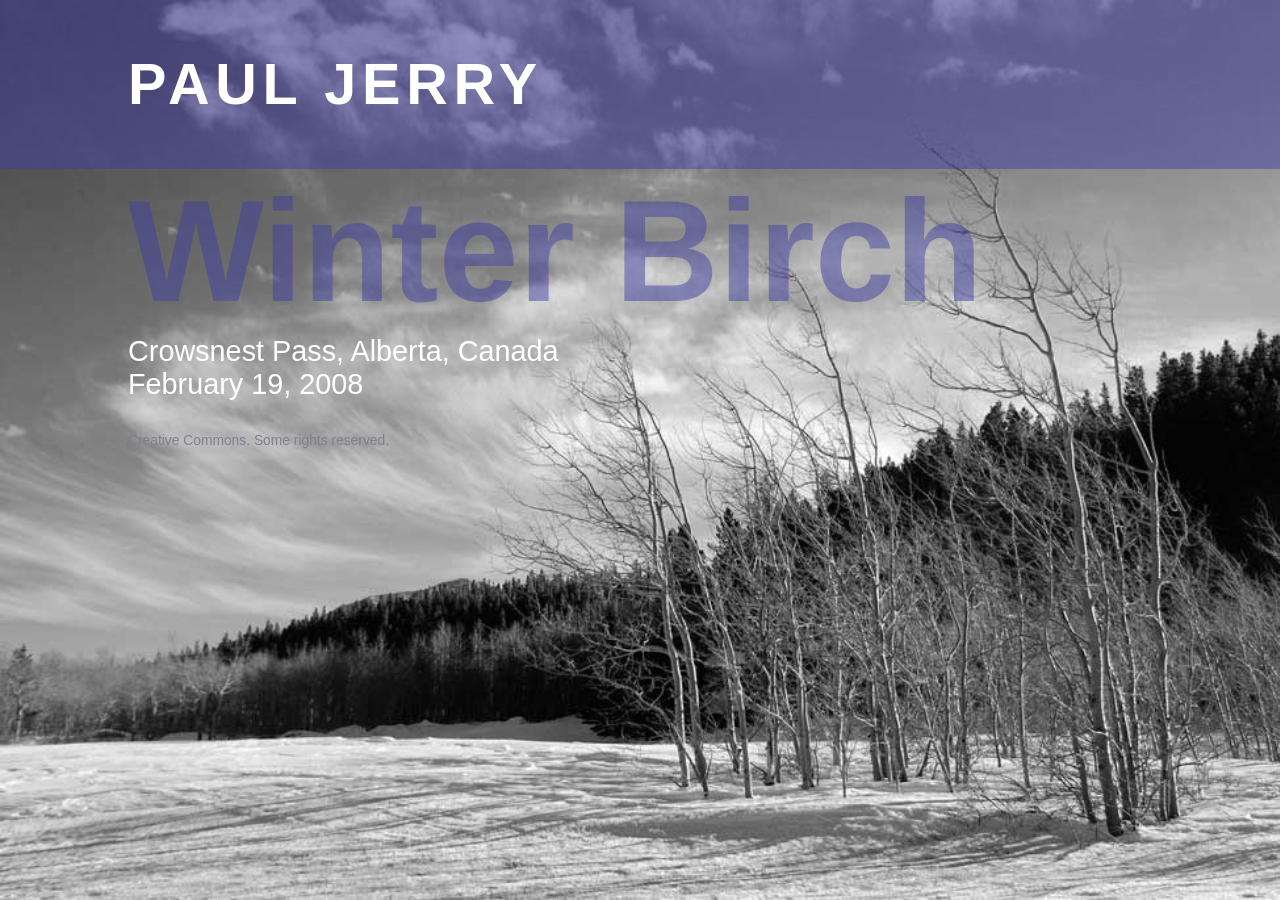
<file: lesson-5/index.html>
<!DOCTYPE html>
<html lang="en">
<head>
	<meta charset="utf-8" />
	<title>Winter Birch | Paul Jerry</title>
	<meta name="viewport" content="width=device-width, initial-scale=1" />
	<link href="css/normalize.css" rel="stylesheet" />
	<link href="css/colors.css" rel="stylesheet" />
</head>
<body>
	<header>
		<h1>Paul Jerry</h1>
	</header>
	<main>
		<h2>Winter Birch</h2>
		<p>Crowsnest Pass, Alberta, Canada <br><time datetime="2008-02-19">February 19, 2008</time></p>
	</main>
	<footer>
		<p><small>Creative Commons. Some rights reserved.</small></p>
	</footer>
</body>
</html>
</file>
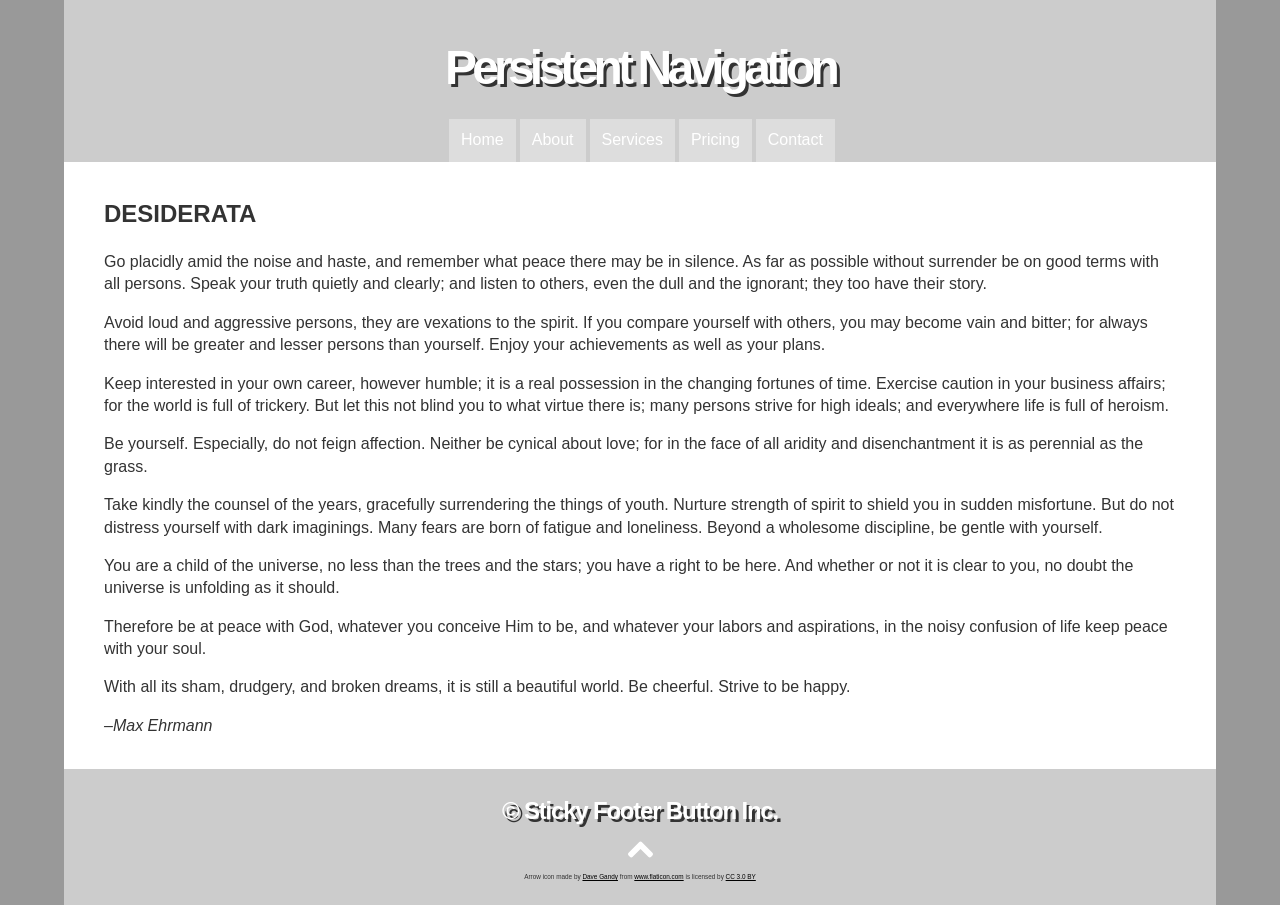
<file: lesson-9/index.html>
<!DOCTYPE html>
<html lang="en">
	<head>
		<meta charset="utf-8" />
		<title>Persistent Navigation</title>
		<meta name="viewport" content="width=device-width, initial-scale=1.0" />
		<link href="css/normalize.css" rel="stylesheet" />
		<!-- STEP 10: Extract all of the below CSS and put it into an external file, using the LINK element to attach it -->
		<!-- STEP 9b: Attach the custom JavaScript we built with a SCRIPT element - remember the 'defer' attribute -->
		<style>
			body{
				font-family: sans-serif;
				background: #999;
				min-width: 320px;
				color: #333;
			}
			#container {
				width: 90%;
				margin: 0 auto;
			}
			header {
				background: #ccc;
				padding-top: 1em;
			}
			header nav {
				overflow: hidden;
			}
			header nav ul {
				list-style-type: none;
				margin: 0;
				padding: 0;
				float: left;
				position: relative;
				left: 50%;
			}
			header nav ul li {
				float: left;
				position: relative;
				right: 50%;
				margin-left: 0.25em;
				background:#ddd;
			}
			header nav a {
				display: block;
				padding: 0.75em;
				color: #fff;
				text-decoration: none;
			}
			header nav a:hover {
				background: #fff;
				color: #000;
			}

			/* STEP 1a: Persistent navigation - manually add the class="floater" to the HEADER NAV and build out a fixed horizontal navigation bar */
			
			/* STEP 1b: Remove the class="floater" from the HTML */

			main {
				background: white;
				clear: both;
				line-height: 1.4;
				padding: 1em 0;
			}
			main p {
				margin-top: 0;
			}
			main blockquote {
			}

			header h1 {
				font-family: "Arial Black", Arial, sans-serif;
				font-size: 300%;
				margin: 0.5em;
				text-shadow: 3px 3px 0 #333;
				letter-spacing: -0.1em;
				text-align: center;
			}
			header h1 a {
				color: white;
				text-decoration: none;
			}
			blockquote h2 {
				text-transform: uppercase;
			}

			/* STEP 7a: Build out the styles for the pullquote, adding the class="pullquote2" to the SPAN element in the HTML to see how the styles look */

			/* STEP 7b: Add leading quotation marks and style them */

			/* STEP 7c: Remove the class"pullquote2" from the HTML */
			footer {
				background: #ccc;
				padding: 1em;
			}
			footer h3 {
				margin: 0;
				font-family: "Arial Black", Arial, sans-serif;
				font-size: 150%;
				margin: 0.5em;
				color: white;
				text-shadow: 3px 3px 0 #333;
				letter-spacing: -0.05em;
				text-align: center;
			}
			footer p {
				font-size: 50%;
				text-align: center;
			}
			footer a {
				color: black;
			}
			/* STEP 3a: Build out the sticky footer 'Back to top' button styles */
			
				/* STEP 3b: Now hide the button entirely, and we will make it visible later with JavaScript */
			

		</style>
	</head>
	<body>
		<div id="container">
			<header>
				<h1><a href="">Persistent Navigation</a></h1>
				<nav id="floatingbar">
					<ul>
						<li><a href="">Home</a></li>
						<li><a href="">About</a></li>
						<li><a href="">Services</a></li>
						<li><a href="">Pricing</a></li>
						<li><a href="">Contact</a></li>
					</ul>
				</nav>
			</header>
			<main>
				<blockquote>
					<h2>Desiderata</h2>

					<p>Go placidly amid the noise and haste, and remember what peace there may be in silence. As far as possible without surrender be on good terms with all persons. Speak your truth quietly and clearly; and listen to others, even the dull and the ignorant; they too have their story.</p>

					<p>Avoid loud and aggressive persons, they are vexations to the spirit. If you compare yourself with others, you may become vain and bitter; for always there will be greater and lesser persons than yourself. Enjoy your achievements as well as your plans.</p>

					<p><span class="pullquote">Keep interested in your own career, however humble; it is a real possession in the changing fortunes of time.</span> Exercise caution in your business affairs; for the world is full of trickery. But let this not blind you to what virtue there is; many persons strive for high ideals; and everywhere life is full of heroism.</p>

					<p>Be yourself. Especially, do not feign affection. Neither be cynical about love; for in the face of all aridity and disenchantment it is as perennial as the grass.</p>

					<p>Take kindly the counsel of the years, gracefully surrendering the things of youth. Nurture strength of spirit to shield you in sudden misfortune. But do not distress yourself with dark imaginings. Many fears are born of fatigue and loneliness. Beyond a wholesome discipline, be gentle with yourself.</p>

					<p>You are a child of the universe, no less than the trees and the stars; you have a right to be here. And whether or not it is clear to you, no doubt the universe is unfolding as it should.</p>

					<p>Therefore be at peace with God, whatever you conceive Him to be, and whatever your labors and aspirations, in the noisy confusion of life keep peace with your soul.</p>

					<p>With all its sham, drudgery, and broken dreams, it is still a beautiful world. Be cheerful. Strive to be happy.</p>

					<p><cite>&ndash;Max Ehrmann</cite></p>
			</main>
			<footer>
				<h3>© Sticky Footer Button Inc.</h3>
				<!-- STEP 6a: Build a simple 'back to top' anchor -->
				<p><a href="#" title="Back to top" class="top"><img src="images/arrows.svg" width="25" height="25" /></a></p>
				<p><small>Arrow icon made by <a href="http://www.flaticon.com/authors/dave-gandy" title="Dave Gandy">Dave Gandy</a> from <a href="http://www.flaticon.com" title="Flaticon">www.flaticon.com</a> is licensed by <a href="http://creativecommons.org/licenses/by/3.0/" title="Creative Commons BY 3.0" target="_blank">CC 3.0 BY</a></small></p>
			</footer>
		</div><!-- end #container -->
		<script>
		// STEP 2: Build out script to control visibility of persistent navigation based on the scrolling position
		// STEP 2a: Grab the #floatingbar as a var
		
		// STEP 2b: Determine how far down the top of the #floatingbar is from the top of the viewport and capture it with a variable called navTop
		
		// STEP 4a: Get the 'Back to top' button from the DOM with a const topButton
		
		// STEP 8a: Assign any and all elements with the class="pullquote" to the const pullQuote
		
		// STEP 2c: Build an event listener for the scroll event (https://developer.mozilla.org/en-US/docs/Web/Events/scroll)
		
			// STEP 2d: Check if the scroll position is further down than the top of the navbar...
			
				// STEP 2e: Automatically add the class="floater" to enable the persistent navigation styles we built out in STEP 1
				
				// STEP 4b: Set the sticky footer 'Back to top' button to display 'block' as the user has scrolled down the page somewhat
				
			
				// STEP 2f: The user is pretty close to the top of the page, so remove the class="floater" and display the regular tab-based navigation
				
				// STEP 4c: The user doesn't need the 'Back to top' button - they are at the top of the page, so set it to display 'none'
					
		

			// STEP 6a: Attach event listener to 'Back to top' button that calls the scrollToTop function built in STEP 5
			
				// STEP 6b: Prevent the default action of the anchor
			

			// STEP 5a: Build out Scroll-To-Top function
			
				// STEP 5b: Use the scrollBy() method to scroll the browser back up to the top of the page (https://developer.mozilla.org/en-US/docs/Web/API/Window/scrollBy)
						

			// STEP 8b: Write a forEach loop to duplicate the pullquote text and insert it into the page
			
				// STEP 8c: Get the parent element
				
				// STEP 8d: Clone the element (https://developer.mozilla.org/en-US/docs/Web/API/Node/cloneNode)
				
				// STEP 8e: Add a special class to the cloned SPAN element
				
				// STEP 8f: Insert cloned element into the DOM
				
			
			// STEP 9a: Move this entire JavaScript into an external file and put it into the /js folder
			/* Animated scrolling of page to top function inspired by the great tutorial at https://dzone.com/articles/back-to-top-pure-javascript and the MDN page about scrollBy() at https://developer.mozilla.org/en-US/docs/Web/API/Window/scrollBy */
		</script>
	</body>
</html>
</file>
<file: lab-1/lab1css/main.css>
@charset "UTF-8";

header h2{
    font-family: 'Roboto Mono', serif;
    font-size: 3em; 
    text-align: center;
    font-style: normal;
    margin:auto
}

header p{
    font-family: 'Roboto Mono', serif;
    font-size: 1.2em; 
    text-align: center;
    font-style: italic;
    font-weight: 600;
}

header h1{
        border: thin solid black;
        display: inline-block;
        font-family: Georgia, 'Times New Roman', Times, serif, serif;
        font-size: 2.4em;
        font-weight:200;
}   

main{
    column-count: 3;
}
main p{

    font-family: serif;
    font-size: 1.2em; 
    line-height: 1.4;
}
</file>
<file: lab-2/css/base.css>
/* Base styles for Lab 2
-------------------------------------------------- */
html {
	box-sizing: border-box;
}
*, *:before, *:after {
	box-sizing: inherit;
}
body {
	font-family: sans-serif;
	background-color: rgb(240,240,240);
}
header {
	padding: 1em;
}
main {
	display: flex;
	flex-direction: row;
	justify-content: space-around;
	flex-wrap: wrap;
}
main section {
	width: 20%;
	padding: 0.5em;
	background-color: rgb(255,255,255);
	box-shadow: 0px 7px 15px 5px rgba(0,0,0,0.1); 
}
main section h2 {
	margin: 0;
}
main section h3 {
	margin: 0;
	font-size: 75%;
}
main section div {
	margin-top: 0.5em;
	padding: 0.5em;
	color: rgb(255,255,255);
	background-color: grey;
	height: 3em;
}
footer {
	padding: 1em;
}
</file>
<file: lesson-1/css/styles.css>
@charset "UTF-8";
/* Named Selectors 
----------------------------------------------*/   
h2{
    color: blue;
    font-style: italic;
    font-weight: bold;

}

/* Id Selectors 
---------------------------------------------*/
#project
{
    background-color: green;
    padding: 10px;
    border: 2px solid black;
}

/* Class Selectors
---------------------------------------------*/ 
.about
{
    font-family: Arial, sans-serif;
    font-size: 16px;
    background-color:blueviolet;
}

/*Contextual Selectors
---------------------------------------------*/
section p{
    color: darkorange
}

.subproject p{
    background-color: lightgray;
    padding: 10px;
    border: 2px solid black;
}
/* Grouped Selectors
---------------------------------------------*/ 

h2, h1, h3{
    color: darkred;
    font-family: sans-serif;
    font-weight: bold;
}

/*Pseudo-class Selectors
---------------------------------------------*/ 
a:link{
    text-decoration: none;
    color:darkgreen;
    font-weight: bold;    
}

a:visited{
    color: red;
    font-weight: bold;    
}
a:focus {
    background-color: yellow;
}
a:hover {
    background-color: green;
    text-decoration: underline;
}
a:active {
    
    color: darkorange;
    background-color: orange;
}

/* structural Pseudo-class Selectors
---------------------------------------------*/ 
li:nth-child(3){
    background-color: white;
}
li:nth-of-type(odd){
    font-weight: bold;
}
article section:last-of-type{

}

/*Sibling and Pseudoelement Selectors
---------------------------------------------*/ 
h2 + p::first-line{
    font-weight: bold;
    font-style: italic;
}
</file>
<file: lesson-10/css/accordion.css>
@charset "utf-8";
@import url('https://fonts.googleapis.com/css2?family=Open+Sans:ital,wght@0,300..800;1,300..800&display=swap');

/* Box-sizing reset (https://css-tricks.com/inheriting-box-sizing-probably-slightly-better-best-practice/) */
html {
	box-sizing: border-box;
}
*, *:before, *:after {
	box-sizing: inherit;
}

html {
	font-family: "Open Sans", sans-serif;
}
#container {
	width: 80%;
	margin: 0 auto;
}
/* STEP 3a: Basic styling for the DETAILS element */

/* STEP 3b: Adjacent sibling DETAILS elements don't need a top border */

/* STEP 3c: Brighten up the currently open DETAILS panel (the browser adds the "open" attribute to the active element) */

/* STEP 4: Make the SUMMARY look a bit like a heading, and address affordance by turning the mouse cursor into a pointer to encourage user interaction */

/* STEP 5a: Disable the default triangle toggle - it is fine, but we should learn how to customize this part of the widget */

/* STEP 5b: Use the ::after pseudoelement with the SECTION to add a "+" character imploring user to "open" the panel */

/* STEP 5c: If the panel is open, then change it to a "-" character to allow user to close it again - proceed to accordion.js for the next step */

/* STEP 10: Add rounded corners to the first and last DETAILS elements */
details:first-of-type {
	
}

/* Thanks to Greg Gibson (https://css-tricks.com/two-issues-styling-the-details-element-and-how-to-solve-them/) and Chris Coyier (https://css-tricks.com/quick-reminder-that-details-summary-is-the-easiest-way-ever-to-make-an-accordion/) for some outstanding tips and tricks for styling <details> and <summary> */
</file>
<file: lesson-12/css/tables.css>
@charset "utf-8";

html {
    font: 120%/1.2 "Trebuchet MS", Arial, Helvetica, sans-serif;
}
/* STEP 7: Collapse borders */
table {

/* STEP 9a: Adjust placement of table caption */

/* STEP 9b: Try different values for table-layout (https://developer.mozilla.org/en-US/docs/Web/CSS/table-layout) in conjunction with the width property. */

}
/* STEP 10b: Zebra striping for columns */
col:nth-child(2) {

}

/* STEP 8: Adjust padding for usability with TH and TD */
td, th {

}
th {
    background: rgba(225,225,225,1);
}
/* STEP 6: Align table headings in the table body */
tbody th {

}
thead tr:first-child th:first-child {
    /* Hide top left cell - it's empty */

}
/* STEP 10a: Zebra striping for rows */

tfoot td {
    font-size: 60%;
}
caption {
    font-size: 150%;
}
/* STEP 10c: Have a look at the result in the browser, then head to js/tables.js for the next step */
</file>
<file: lesson-12/js/tablesort/css/tablesort.css>
@charset "UTF-8";
/* Tablesort specific styling ---------- */
/* http://tristen.ca/tablesort/demo/  -- */
th.sort-header {
  cursor:pointer;
  }
th.sort-header::-moz-selection,
th.sort-header::selection {
  background:transparent;
  }
table th.sort-header:after {
  content:'';
  float:right;
  margin-top:7px;
  border-width:0 4px 4px;
  border-style:solid;
  border-color:#333 transparent;
  opacity: 0.4;
  visibility:hidden;
  }
table th sort-header:hover {
	background-color: #eee;
}
table th.sort-header:hover:after {
  visibility:visible;
  }
table th.sort-up:after,
table th.sort-down:after,
table th.sort-down:hover:after {
  visibility:visible;
  opacity:1;
  }
table th.sort-up:after {
  border-bottom:none;
  border-width:4px 4px 0;
  }
</file>
<file: lesson-2/css/main.css>
@charset "UTF-8";



html {
	/* STEP 2: Set base font size */
	font-size: 120%;
	/* STEP 3: Set base line-height (leading) */
	line-height: 1.4;
	/* STEP 4: Set base font-family (font stack) */
	font-family: sans-serif;
	background: #111;
	/* STEP 10a: set the background image */
	background-image:url("../images/how-much.jpg");
	/* Image credit: How much? by el patojo CC https://www.flickr.com/photos/elpatojo/250157893 */
	/* STEP 10b: set the background attachment */
	background-attachment: fixed;
	/* STEP 10c: set the background image size to cover the viewport */
	/*background-size: cover;*/
}
/* STEP 5: Set font sizes according to a typographic scale (h1-h6 and p) */
h1 {
	font-size: 4.8rem;
	
	/* STEP 7a: Set primary heading font - use "Alfa Slab One" from Google Fonts - place the appropriate @import at the top of this CSS file, then set the font-family to the same, with a fallback to "Rockwell" - then set font-weight to normal (we don't need to bold these fonts) */
	

  font-family: "Alfa Slab One", Impact,serif;
  font-weight: 400;
  font-style: normal;


	/* ...try editing the CSS in the browser dev tools to see the fallback if the Google Font fails to load */
}
h1 em {
	/* STEP 7e: The numero character/symbol is not heavy enough for the surrounding text, so we will set it with a heavy font, and eliminate the italics */
	
}
h2 {
	font-size: 3.6rem;
	/* STEP 7b: Set subheading font to 'Century Gothic', with a fallback to Futura for Mac, then lastly to sans-serif */
	font-family: century gothic, futura, sans-serif;
}
h3 {
	font-size: 2.4rem;
	/* STEP 7c: Set tertiary heading font to the same as above, then transform all h3 elements to UPPERCASE, with no bottom margin */
	font-family: century gothic, futura, sans-serif;
	font-weight: normal;
}
h4 {
	font-size: 2.1rem;
}
h5 {
	font-size: 1.8rem;
}
h6 {
	font-size: 1.4rem;
}
p {
	font-size: 1rem;
}
/* STEP 7d: Set font for p in header to the same as the h2 and the h3 elements, using a descendant (contextual) selector */
header p {
	font-size: 2.4rem;
	font-family: century gothic, futura, sans-serif;
	font-weight: normal;
}
/* STEP 9a: Reduce space between headings in page-level header H1 */
header h1 {
	margin: 0;
}
/* STEP 8: Bump down subhead font size at top of article */
header h2 {
font-size: 2.4rem;
	/* STEP 9b: Reduce space between headings in page-level header H2 */
	margin-top: 0;
}
/* STEP 9c: Move h3 and p closer together in article sections */
section h3 {
margin-bottom: 0;
	/* STEP 13: Visual hierarchy needs improvement - reduce font size */
	
}
section p {
	
	/* STEP 12a: Measure is 85+ - too long - bump up the font size */
		font-size:1.2rem;
	/* STEP 12b: Play with the leading (line-height) - raise to 1.8, then reduce to 1.2 - discuss typographic color and vertical rhythm */
	line-height: 1.4;

	/* STEP 14a: Justification with text-align - left, right, center, justify */
	text-align:justify;
	/* STEP 14b: Hyphenation - change BODY width to 50% down below, then resize the window width in your browser to see the effect */
	hyphens: auto;
	/* STEP 16a: Play with some non-standard CSS properties like text-rendering - this can enable things like ligatures - look at the combination of letters f and i */
	text-rendering: optimizeLegibility;
	/* STEP 16b: Change the font to Calibri, then watch the 'fi' and 'fl' combination render as a ligature - for some reason, 'ff' does not for this font */
	
	/* https://developer.mozilla.org/en-US/docs/Web/CSS/text-rendering */
}
/* STEP 6: Basic layout - auto-centred single-column fixed width */
body {
	min-width: 420px;
	max-width: 720px;
	/*width:50%;*/
	margin-right: auto;
	margin-left: auto;

	/* STEP 14c: Change width of BODY to see how hyphenation works - then comment out */
	
	
	background: #eee;
}
header {
	background: #5C8096;
	/* STEP 11a: Add whitespace - very important */
	padding:3rem;
	/* STEP 15: Inset text effect with text shadow */
 	text-shadow: 0 1px 1px #A2c0cf;
}
section {
	/* STEP 11b: Add more whitespace */
	padding:0 3rem;
}
footer {
	background: #333;
	color: #eee;
	/* STEP 11c. Add even more whitespace */
	padding: 2rem 3rem;
}
footer h3 {
	font-size: 1.4em;
}
footer p, footer small {
	font-family: "Century Gothic", Futura, sans-serif;
}
</file>
<file: lesson-3/css/main.css>
body {
  background-color: #666;
  line-height: 1.4;
}
#page {
  width: 70%;
  background-color: white;
  margin: 50px auto;
  padding: 5%;
  box-shadow: 0 5px 5px 0 rgba(0, 0, 0, 0.75);
}

/* Multi-column layout
-------------------------------------------------- */
main {
  column-count: 2;
}
main p:first-child {
  margin-top: 0;
}
</file>
<file: lesson-4/css/index.css>
@charset "utf-8";

/* STEP 1b: Change the box-model rendering default from content-box to border-box */
html {
	
}
*, *:before, *:after {
	
}

body {
	background: #CCC;
}

#container {
	border: 5px dotted red;
	background: #FCC;
	/* STEP 2: set width of #container to 80% of body */
	
	/* STEP 3: center the entire layout with auto left and right margins */
	
}
header {
	border: 5px dotted blue;
	background: #CCF;
	/* STEP 8c: Set the header to float: left; to restore the height to auto to contain the children */
	
	/* STEP 8d: Now set the width to 100% to push the <footer> content back down where it belongs (wow)! */
	
}
header h1 {
	/* STEP 8a: Opposing floats - float the h1 to the left */
	
}
header nav {
	/* STEP 8b: Float the nav element to the right - notice how the parent element is now height: 0; just like the <main> element - what a mess! */
	
}
header nav ul {
	list-style-type: none;
	padding: 0;
}
header nav ul li {
	display: inline;
}
main {
	border: 5px dotted black;
	background: darkgray;
	/* STEP 7c: "Set a float to clear a float" - Set the main element to float: left; and see how it now encapsulates its children with height: auto; - this helps clear the footer properly */
	
}
main > nav {
	border: 5px dotted green;
	background: #CFC;
	/* STEP 4a: set the width of the first sidebar to 20% */
	
	/* STEP 4b: float the column to the left */
	
}
main > section {
	border: 5px dotted darkorange;
	background: #FC9;
	/* STEP 5a: set the width of the main (centre) column to 60% */
	
	/* STEP 5b: float the column to the left */
	
}
main > aside {
	border: 5px dotted purple;
	background: #C9C;
	/* STEP 6a: set the width of the second sidebar to 20% */
	
	/* STEP 6b: float the column to the left */
	
}
footer {
	border: 5px dotted orange;
	background: #FF9;
	/* STEP 7a: clear the footer (left | right | both) */
	
	/* STEP 7b: Notice that the <main> element has collapsed - this is because all its children are floated - now comment out the above clear property and refresh the browser tab */
}
header,
main > nav,
main > section,
main > aside,
footer {
	/* STEP 9: add some padding to the main layout containers to give the text some room to breathe - then head over to flexbox.html to see how to do this an easier way */
	
}
</file>
<file: lesson-5/css/colors.css>
@charset "utf-8";
html {
	box-sizing: border-box;
}
	*, *::before, *::after {
	box-sizing: inherit;
}
html {
	background: lightgrey url("../images/winter-birch.jpg") no-repeat top left;
	background-size: cover;	
	background-attachment: fixed;
	height: 100%;
	font-family: "Century Gothic", Futura, Helvetica, Arial, sans-serif;
	font-size: 180%;
}
body {
	min-height: 100%;
	color: white;	
}
header {
	/* STEP 1a: Go to https://developer.mozilla.org/en-US/docs/Web/CSS/CSS_Colors/Color_picker_tool */
	/* STEP 1b: Select a HUE using the Hue Slider */
	/* STEP 1c: De-Saturate the colour a bit, reduce the Lightness, and make the colour slightly transparent by adjusting the Alpha. */
	/* STEP 1d: Copy the resulting RGBa value and replace the background-color below */
	background-color:#403ea37a;
	padding: 1% 10%;
}
header h1 {
	text-transform: uppercase;
	letter-spacing: 0.1em;
	color: white;
	/* STEP 3: Soften the <h1> element text using the opacity property */
	/* opacity: 0.5; */

}
main {
	padding: 0 10%;
}
main h2 {
	/* STEP 2: Set the <h2> inside the <main> to the same transparent purple, but use the HSLa colour syntax, instead */

	font-size: 500%;
	margin: 0;	
	/* color: white; */
	/* color:rgba(64, 62, 163, 0.478); */
	color:hsla(241, 45%, 44%, 0.478);
	/* color:lch(53 9.31 287.01 / 0.48); */
}
main p {
	margin-top: 0;
}
footer {
	padding: 0 10%;
}
footer p {
	font-size: 60%;
	/* STEP 4: Set the <footer> element text to the same purple as in step 1 and 2, using a combination of hexadecimal color syntax and opacity. */
	/* color: white; */
	color:hwb(241.07deg 49.18% 44.36% / 97%);
}

/* STEP 5: Adjust the HUE of the background-color of the <header>, the colour of the <h2>, and the colour of the <footer> text to a different value - note that this is more difficult with HEX and RGB colour notation */

/* STEP 6: Convert the footer p element to CIELAB color space using a conversion utility like http://colormine.org/convert/rgb-to-lab */
</file>
